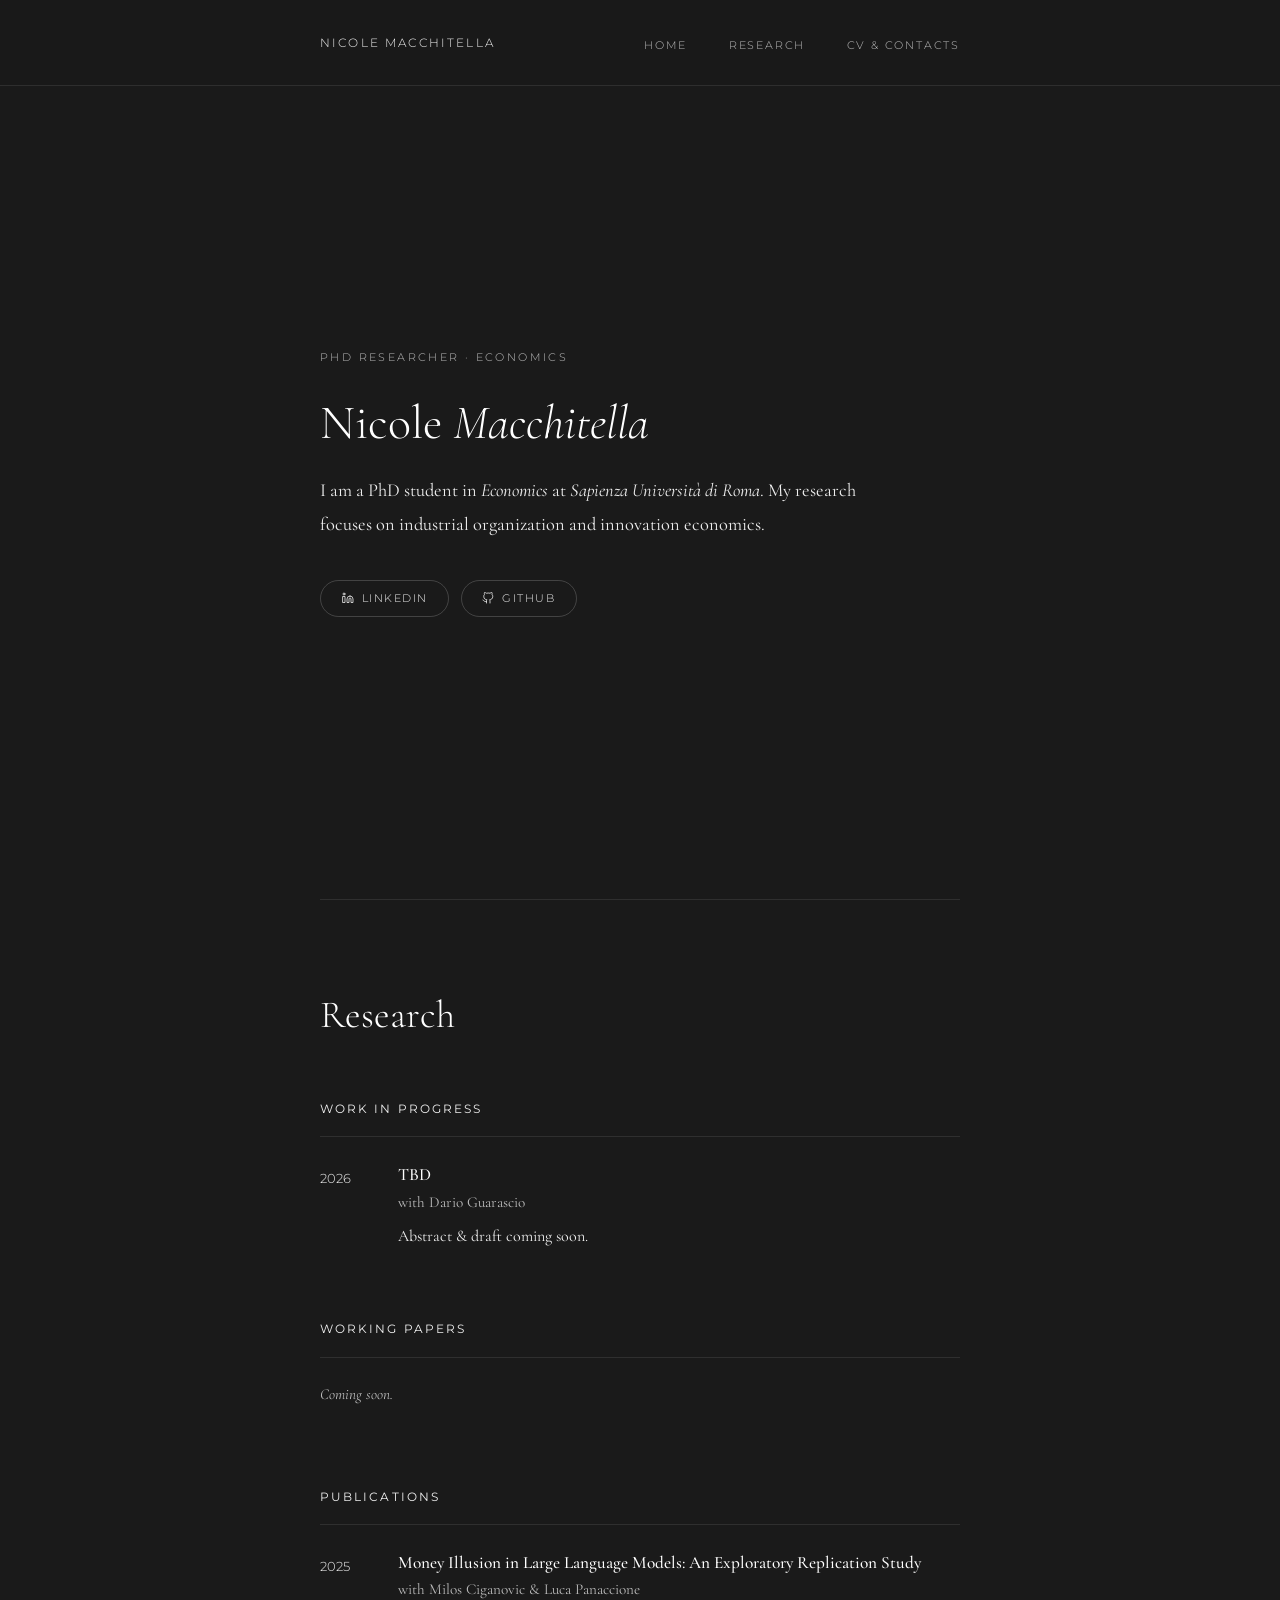
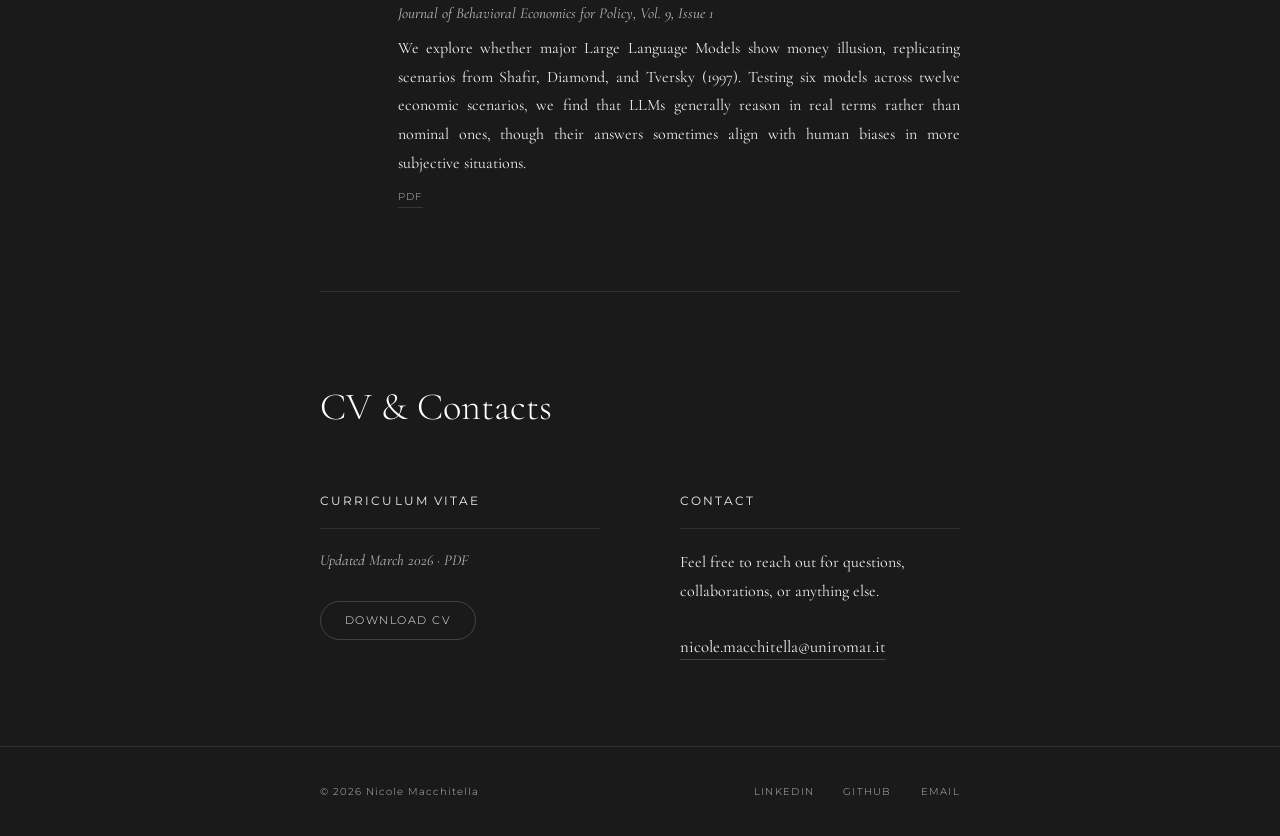
<file: index.html>
<!DOCTYPE html>
<html lang="en">
<head>
  <meta charset="UTF-8"/>
  <meta name="viewport" content="width=device-width, initial-scale=1.0"/>
  <title>Nicole Macchitella</title>
  <link href="https://fonts.googleapis.com/css2?family=Cormorant+Garamond:ital,wght@0,300;0,400;0,500;1,300;1,400&family=Montserrat:wght@300;400;500&display=swap" rel="stylesheet"/>
  <style>
    *, *::before, *::after { box-sizing: border-box; margin: 0; padding: 0; }

    :root {
      --bg:      #1a1a1a;
      --border:  rgba(255,255,255,0.09);
      --border2: rgba(255,255,255,0.18);
      --white:   #ffffff;
      --dim:     #efefef;
      --muted:   #bbbbbb;
    }

    html { scroll-behavior: smooth; }

    body {
      background: var(--bg);
      color: var(--white);
      font-family: 'Cormorant Garamond', serif;
      font-size: 22px;
      line-height: 1.85;
      -webkit-font-smoothing: antialiased;
    }

    /* ── NAV ── */
    nav {
      position: fixed;
      top: 0; left: 0; right: 0;
      z-index: 100;
      background: rgba(26,26,26,0.95);
      backdrop-filter: blur(20px);
      border-bottom: 1px solid var(--border);
    }

    .nav-inner {
      width: 50vw;
      margin: 0 auto;
      padding: 1.4rem 0;
      display: flex;
      justify-content: space-between;
      align-items: center;
    }

    .nav-name {
      font-family: 'Montserrat', sans-serif;
      font-weight: 300;
      font-size: 0.75rem;
      letter-spacing: 0.18em;
      text-transform: uppercase;
      color: var(--dim);
      text-decoration: none;
      transition: color 0.2s;
    }
    .nav-name:hover { color: var(--white); }

    .nav-links { display: flex; gap: 2.6rem; list-style: none; }

    .nav-links a {
      font-family: 'Montserrat', sans-serif;
      font-weight: 300;
      font-size: 0.7rem;
      letter-spacing: 0.16em;
      text-transform: uppercase;
      color: var(--muted);
      text-decoration: none;
      transition: color 0.2s;
      position: relative;
    }
    .nav-links a::after {
      content: '';
      position: absolute;
      bottom: -4px; left: 0;
      width: 0; height: 1px;
      background: var(--dim);
      transition: width 0.25s;
    }
    .nav-links a:hover { color: var(--white); }
    .nav-links a:hover::after { width: 100%; }

    /* ── MAIN COLUMN ── */
    main {
      width: 50vw;
      margin: 0 auto;
      padding: 0;
    }

    /* ── SECTIONS ── */
    section {
      padding: 80px 0;
      border-bottom: 1px solid var(--border);
      scroll-margin-top: 64px;
    }
    section:last-of-type { border-bottom: none; }
    section:not(#home) {
      padding-top: 80px;
    }

    /* ── HOME — vertically centered in the visible area below the nav ── */
    #home {
      height: calc(100dvh - 65px);
      margin-top: 65px;
      display: flex;
      flex-direction: column;
      justify-content: center;
      box-sizing: border-box;
    }

    .hero-label {
      font-family: 'Montserrat', sans-serif;
      font-weight: 300;
      font-size: 0.68rem;
      letter-spacing: 0.22em;
      text-transform: uppercase;
      color: var(--muted);
      margin-bottom: 1.8rem;
      animation: up 0.8s ease both;
    }

    h1 {
      font-family: 'Cormorant Garamond', serif;
      font-size: clamp(2.2rem, 4vw, 3rem);
      font-weight: 300;
      color: var(--white);
      line-height: 1.15;
      margin-bottom: 1.4rem;
      animation: up 0.8s 0.07s ease both;
      opacity: 0;
    }

    .hero-bio {
      font-size: 1.15rem;
      color: var(--dim);
      line-height: 1.85;
      max-width: 560px;
      margin-bottom: 2.4rem;
      animation: up 0.8s 0.14s ease both;
      opacity: 0;
    }
    .hero-bio strong { color: var(--white); font-weight: 500; }
    .hero-bio a {
      color: var(--dim);
      text-decoration: underline;
      text-underline-offset: 4px;
      text-decoration-color: rgba(255,255,255,0.2);
      transition: color 0.2s;
    }
    .hero-bio a:hover { color: var(--white); }

    .hero-socials {
      display: flex;
      gap: 0.7rem;
      animation: up 0.8s 0.2s ease both;
      opacity: 0;
    }

    .social-btn {
      font-family: 'Montserrat', sans-serif;
      font-weight: 300;
      font-size: 0.66rem;
      letter-spacing: 0.14em;
      text-transform: uppercase;
      text-decoration: none;
      color: var(--dim);
      border: 1px solid var(--border2);
      border-radius: 999px;
      padding: 0.5rem 1.3rem;
      display: inline-flex;
      align-items: center;
      gap: 0.5rem;
      transition: color 0.2s, border-color 0.2s;
    }
    .social-btn:hover { color: var(--white); border-color: rgba(255,255,255,0.4); }

    .social-btn svg {
      width: 12px; height: 12px;
      fill: none;
      stroke: currentColor;
      stroke-width: 1.6;
      stroke-linecap: round;
      stroke-linejoin: round;
    }

    /* ── SECTION HEADING ── */
    h2 {
      font-family: 'Cormorant Garamond', serif;
      font-size: 2.4rem;
      font-weight: 300;
      color: var(--white);
      margin-bottom: 3rem;
    }

    /* ── GROUP LABEL — shared by research subsections AND cv/contact blocks ── */
    .group-label {
      font-family: 'Montserrat', sans-serif;
      font-weight: 400;
      font-size: 0.72rem;
      letter-spacing: 0.18em;
      text-transform: uppercase;
      color: var(--dim);
      padding-bottom: 1rem;
      border-bottom: 1px solid var(--border);
    }

    .coming-soon {
      font-size: 0.95rem;
      color: var(--muted);
      font-style: italic;
      padding: 1.4rem 0;
    }

    /* ── RESEARCH ── */
    .group { margin-bottom: 3.5rem; }
    .group:last-child { margin-bottom: 0; }

    /* paper — only a top border on the group label, no per-paper borders */
    .paper {
      padding: 1.6rem 0 0.2rem;
      display: grid;
      grid-template-columns: 52px 1fr;
      gap: 1.6rem;
    }

    /* subtle separator only between papers, not after the last one */
    .paper + .paper {
      border-top: 1px solid var(--border);
    }

    .paper-year {
      font-family: 'Montserrat', sans-serif;
      font-weight: 300;
      font-size: 0.82rem;
      color: var(--dim);
      align-self: start;
      padding-top: 0.2rem;
    }

    .paper-title {
      font-size: 1.08rem;
      font-weight: 500;
      color: var(--white);
      line-height: 1.4;
      margin-bottom: 0.15rem;
    }

    .paper-journal {
      font-size: 0.95rem;
      color: var(--muted);
      font-style: italic;
      line-height: 1.6;
    }

    .paper-authors {
      font-size: 0.95rem;
      color: var(--muted);
      line-height: 1.6;
    }
    .paper-authors a { color: var(--muted); text-decoration: underline; text-underline-offset: 3px; transition: color 0.2s; }
    .paper-authors a:hover { color: var(--dim); }

    .paper-abstract {
      font-size: 1rem;
      color: var(--dim);
      line-height: 1.8;
      margin-top: 0.5rem;
      margin-bottom: 0.6rem;
      text-align: justify;
    }

    .paper-links { display: flex; gap: 1.4rem; margin-top: 0.3rem; }

    .paper-link {
      font-family: 'Montserrat', sans-serif;
      font-weight: 300;
      font-size: 0.62rem;
      letter-spacing: 0.14em;
      text-transform: uppercase;
      color: var(--muted);
      text-decoration: none;
      border-bottom: 1px solid rgba(255,255,255,0.12);
      padding-bottom: 1px;
      transition: color 0.2s, border-color 0.2s;
    }
    .paper-link:hover { color: var(--white); border-color: rgba(255,255,255,0.4); }

    /* ── CV & CONTACTS ── */
    .cv-contact {
      display: grid;
      grid-template-columns: 1fr 1fr;
      gap: 5rem;
      align-items: start;
    }

    /* reuses .group-label — same size as Publications etc. */
    .cv-meta {
      font-size: 0.95rem;
      color: var(--muted);
      font-style: italic;
      margin-top: 1.2rem;
      margin-bottom: 1.4rem;
      line-height: 1.7;
    }

    .pill-btn {
      font-family: 'Montserrat', sans-serif;
      font-weight: 300;
      font-size: 0.66rem;
      letter-spacing: 0.14em;
      text-transform: uppercase;
      text-decoration: none;
      color: var(--dim);
      border: 1px solid var(--border2);
      border-radius: 999px;
      padding: 0.55rem 1.5rem;
      display: inline-block;
      transition: color 0.2s, border-color 0.2s;
    }
    .pill-btn:hover { color: var(--white); border-color: rgba(255,255,255,0.4); }

    .contact-note {
      font-size: 1rem;
      color: var(--dim);
      line-height: 1.8;
      margin-top: 1.2rem;
      margin-bottom: 1.2rem;
    }

    .contact-email {
      font-family: 'Cormorant Garamond', serif;
      font-size: 1.05rem;
      color: var(--dim);
      text-decoration: none;
      border-bottom: 1px solid var(--border2);
      padding-bottom: 2px;
      transition: color 0.2s, border-color 0.2s;
    }
    .contact-email:hover { color: var(--white); border-color: rgba(255,255,255,0.4); }

    /* ── FOOTER ── */
    footer {
      border-top: 1px solid var(--border);
      padding: 0;
    }

    .footer-inner {
      width: 50vw;
      margin: 0 auto;
      padding: 2.2rem 0;
      display: flex;
      justify-content: space-between;
      align-items: center;
      flex-wrap: wrap;
      gap: 1rem;
    }

    .footer-copy {
      font-family: 'Montserrat', sans-serif;
      font-weight: 300;
      font-size: 0.62rem;
      letter-spacing: 0.1em;
      color: var(--muted);
    }

    .footer-links { display: flex; gap: 1.8rem; align-items: center; }

    .footer-link {
      font-family: 'Montserrat', sans-serif;
      font-weight: 300;
      font-size: 0.62rem;
      letter-spacing: 0.13em;
      text-transform: uppercase;
      color: var(--muted);
      text-decoration: none;
      transition: color 0.2s;
    }
    .footer-link:hover { color: var(--white); }

    /* ── ANIMATION ── */
    @keyframes up {
      from { opacity: 0; transform: translateY(16px); }
      to   { opacity: 1; transform: translateY(0); }
    }

    /* ── RESPONSIVE ── */
    @media (max-width: 900px) {
      main { width: 90vw; }
      .nav-inner { width: 90vw; padding: 1.1rem 0; }
      .footer-inner { width: 90vw; padding: 2rem 0; flex-direction: column; align-items: flex-start; }
      .nav-links { gap: 1.4rem; }
      #home { min-height: auto; padding-top: 120px; padding-bottom: 60px; height: auto; }
      .cv-contact { grid-template-columns: 1fr; gap: 3rem; }
    }
  </style>
</head>
<body>

  <nav>
    <div class="nav-inner">
      <a class="nav-name" href="#home">Nicole Macchitella</a>
      <ul class="nav-links">
        <li><a href="#home">Home</a></li>
        <li><a href="#research">Research</a></li>
        <li><a href="#cv">CV &amp; Contacts</a></li>
      </ul>
    </div>
  </nav>

  <main>

    <!-- HOME -->
    <section id="home">
      <p class="hero-label">PhD Researcher · Economics</p>
      <h1>Nicole <em>Macchitella</em></h1>
      <p class="hero-bio">
        I am a PhD student in <em>Economics</em> at <em>Sapienza Università di Roma</em>. My research focuses on industrial organization and innovation economics.
      </p>
      <div class="hero-socials">
        <a class="social-btn" href="https://www.linkedin.com/in/nicolemacchitella/" target="_blank">
          <svg viewBox="0 0 24 24"><path d="M16 8a6 6 0 0 1 6 6v7h-4v-7a2 2 0 0 0-4 0v7h-4v-7a6 6 0 0 1 6-6z"/><rect x="2" y="9" width="4" height="12"/><circle cx="4" cy="4" r="2"/></svg>
          LinkedIn
        </a>
        <a class="social-btn" href="https://github.com/nicolemacchitella" target="_blank">
          <svg viewBox="0 0 24 24"><path d="M9 19c-5 1.5-5-2.5-7-3m14 6v-3.87a3.37 3.37 0 0 0-.94-2.61c3.14-.35 6.44-1.54 6.44-7A5.44 5.44 0 0 0 20 4.77 5.07 5.07 0 0 0 19.91 1S18.73.65 16 2.48a13.38 13.38 0 0 0-7 0C6.27.65 5.09 1 5.09 1A5.07 5.07 0 0 0 5 4.77a5.44 5.44 0 0 0-1.5 3.78c0 5.42 3.3 6.61 6.44 7A3.37 3.37 0 0 0 9 18.13V22"/></svg>
          GitHub
        </a>
      </div>
    </section>

    <!-- RESEARCH -->
    <section id="research">
      <h2>Research</h2>

      <div class="group">
        <p class="group-label">Work in Progress</p>
        <div class="paper">
          <span class="paper-year">2026</span>
          <div>
            <p class="paper-title">TBD</p>
            <p class="paper-authors">with Dario Guarascio</a></p>
            <p class="paper-abstract">Abstract &amp; draft coming soon.</p>
          </div>
        </div>
      </div>

      <div class="group">
        <p class="group-label">Working Papers</p>
        <p class="coming-soon">Coming soon.</p>
      </div>      

      <div class="group">
        <p class="group-label">Publications</p>
        <div class="paper">
          <span class="paper-year">2025</span>
          <div>
            <p class="paper-title">Money Illusion in Large Language Models: An Exploratory Replication Study</p>
            <p class="paper-authors">with Milos Ciganovic &amp; Luca Panaccione</a></p>
            <p class="paper-journal">Journal of Behavioral Economics for Policy, Vol. 9, Issue 1</p>
            <p class="paper-abstract">We explore whether major Large Language Models show money illusion, replicating scenarios from Shafir, Diamond, and Tversky (1997). Testing six models across twelve economic scenarios, we find that LLMs generally reason in real terms rather than nominal ones, though their answers sometimes align with human biases in more subjective situations.</p>
            <div class="paper-links">
              <a class="paper-link" href="https://sabeconomics.org/journal/RePEc/beh/JBEPv1/articles/JBEP-9-1-6.pdf">PDF</a>
            </div>
          </div>
        </div>
      </div>

    </section>

    <!-- CV & CONTACTS -->
    <section id="cv">
      <h2>CV &amp; Contacts</h2>
      <div class="cv-contact">

        <div>
          <p class="group-label">Curriculum Vitae</p>
          <p class="cv-meta">Updated March 2026 · PDF</p>
          <a class="pill-btn" href="nmacchitella_cv.pdf">Download CV</a>
        </div>

        <div>
          <p class="group-label">Contact</p>
          <p class="contact-note">Feel free to reach out for questions, collaborations, or anything else.</p>
          <a class="contact-email" href="mailto:nicole.macchitella@uniroma1.it">nicole.macchitella@uniroma1.it</a>
        </div>

      </div>
    </section>

  </main>

  <footer>
    <div class="footer-inner">
      <p class="footer-copy">© 2026 Nicole Macchitella</p>
      <div class="footer-links">
        <a class="footer-link" href="https://www.linkedin.com/in/nicolemacchitella/" target="_blank">LinkedIn</a>
        <a class="footer-link" href="https://github.com/nicolemacchitella" target="_blank">GitHub</a>
        <a class="footer-link" href="mailto:nicole.macchitella@uniroma1.it">Email</a>
      </div>
    </div>
  </footer>

</body>
</html>
</file>
